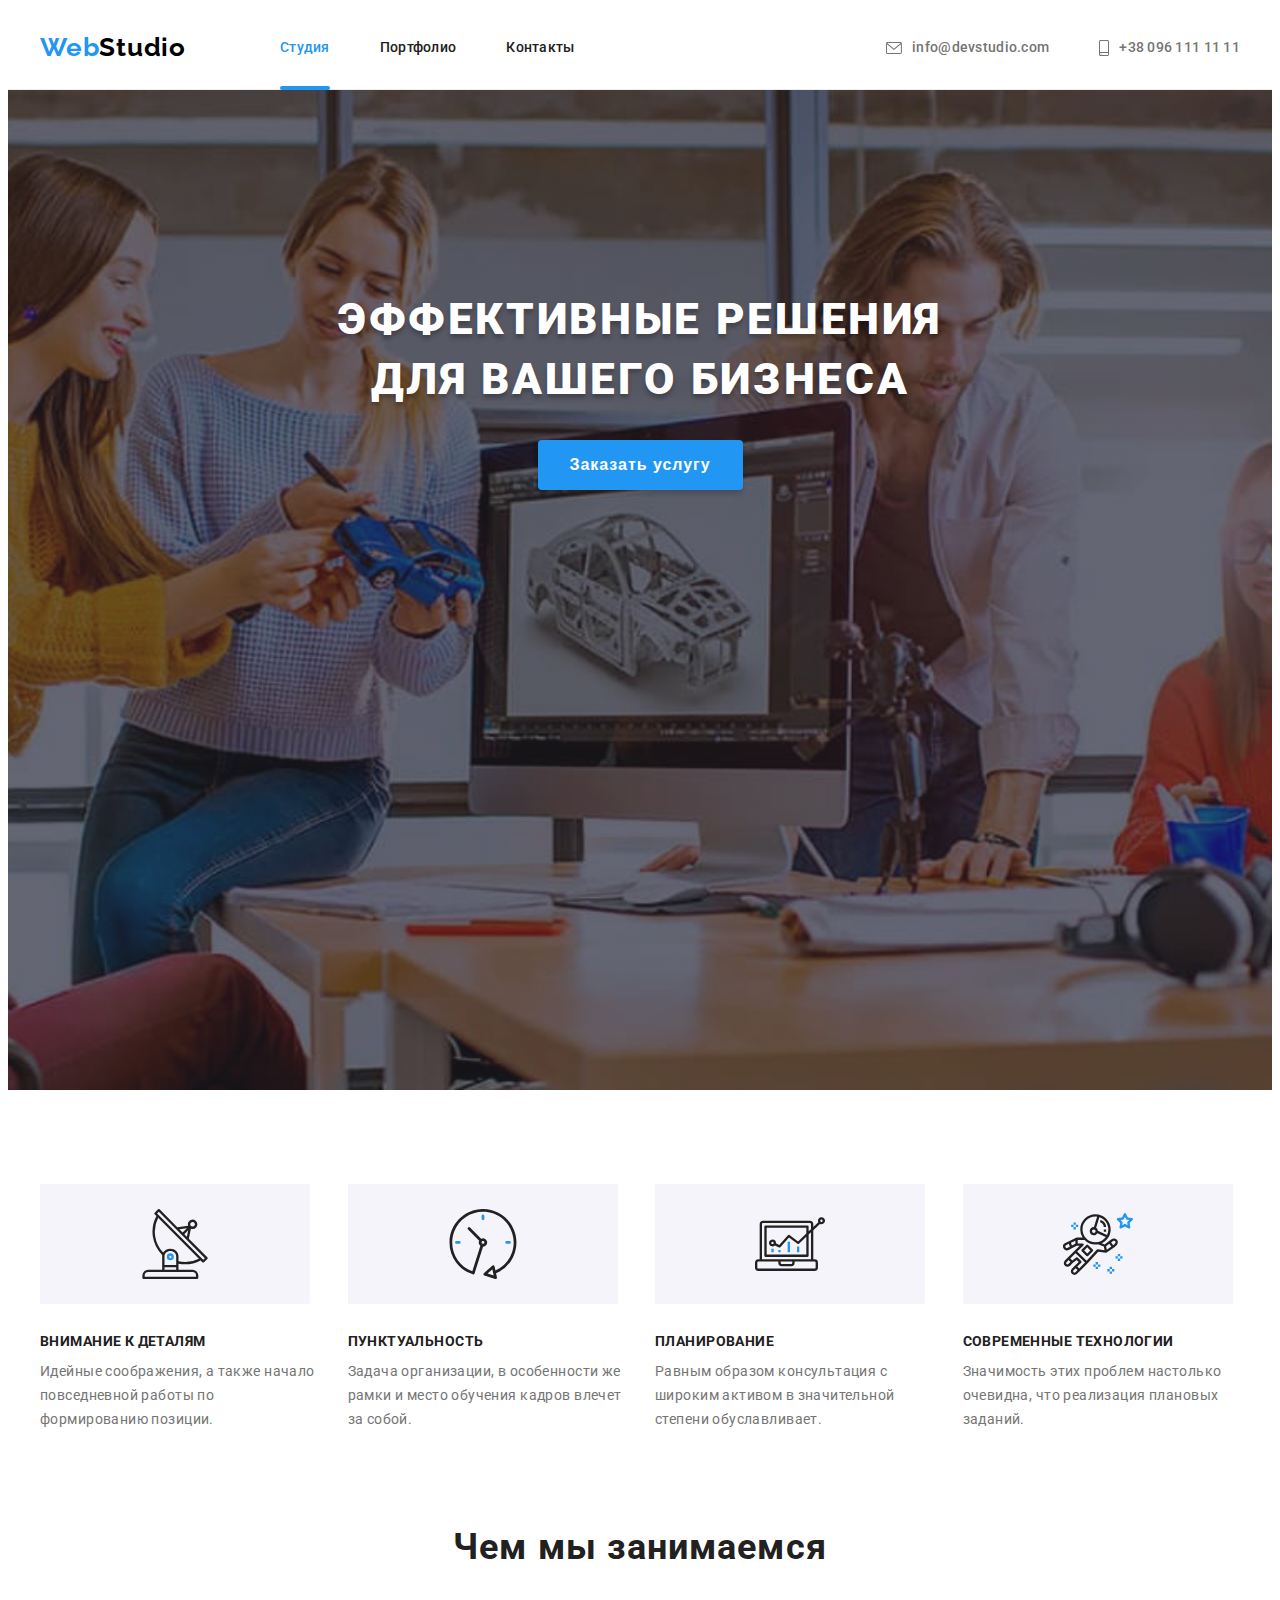
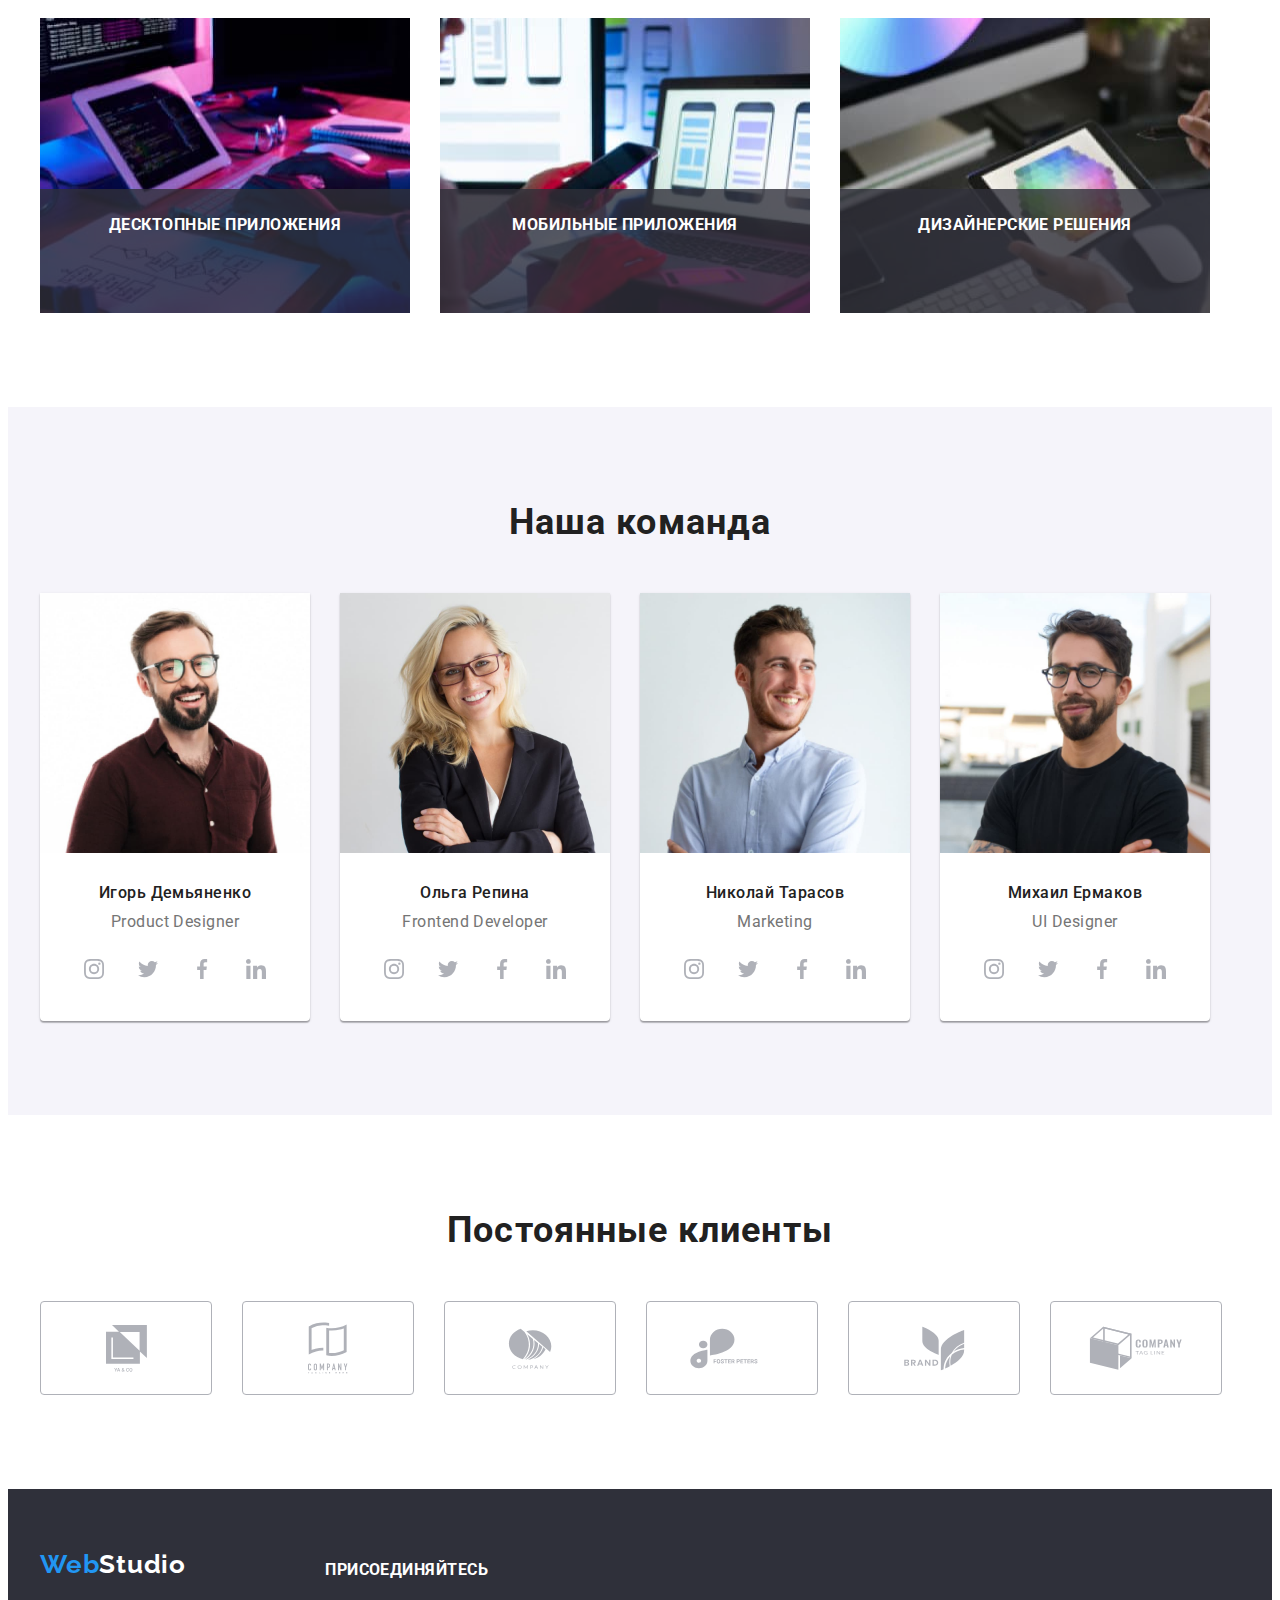
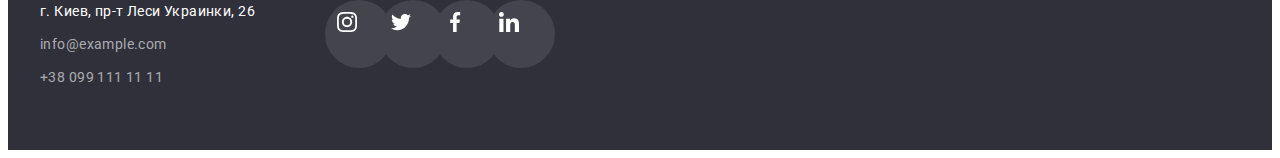
<file: index.html>
<!DOCTYPE html>
<html lang="ru">

<head>
    <meta charset="UTF-8">
    <meta http-equiv="X-UA-Compatible" content="IE=edge">
    <meta name="viewport" content="width=device-width, initial-scale=1.0">
    <title>Веб-студия</title>
    <link rel="preconnect" href="https://fonts.gstatic.com">
    <link rel="stylesheet"
        href="https://fonts.googleapis.com/css2?family=Raleway:wght@700&family=Roboto:wght@400;500;700;900&display=swap">
    <link rel="stylesheet" href="https://cdnjs.cloudflare.com/ajax/libs/modern-normalize/1.1.0/modern-normalize.min.css"
        integrity="sha512-wpPYUAdjBVSE4KJnH1VR1HeZfpl1ub8YT/NKx4PuQ5NmX2tKuGu6U/JRp5y+Y8XG2tV+wKQpNHVUX03MfMFn9Q=="
        crossorigin="anonymous" referrerpolicy="no-referrer" />
    <link rel="stylesheet" href="./css/styles.css">

</head>

<body>

    <header class="header">
        <div class="container header-container">
            <nav class="nav-container">
                <a class="logo-link-header" href="./index.html" lang="en">Web<span class="logo-black">Studio</span></a>
                <ul class="menu-list">
                    <li class="nav-item"><a class="menu-link current" href="./index.html">Студия</a></li>
                    <li class="nav-item"><a class="menu-link" href="./portfolio.html">Портфолио</a></li>
                    <li class="nav-item"><a class="menu-link" href="#">Контакты</a></li>
                </ul>
            </nav>
            <ul class="header-contacts">
                <li class="cont-item"><a class="header-contacts-link" href="mailto:info@devstudio.com">
                        <span class="header-contacts-icon"><svg class="mail-icon">
                                <use href="./images/icons.svg#icon-mail"></use>
                            </svg></span>
                        <span class="header-contacts-text">info@devstudio.com</span></a></li>
                <li class="cont-item"><a class="header-contacts-link" href="tel:+380961111111">
                        <svg class="tel-icon">
                            <use href="./images/icons.svg#icon-tel"></use>
                        </svg>
                        +38 096 111 11 11</a>
                </li>
            </ul>
        </div>
    </header>

    <main>

        



        <section class="hero overlay">
            <div class="container">
                <h1 class="hero-title">Эффективные решения для вашего бизнеса</h1>
                <button data-modal-open class="hero-btn" type="button">Заказать услугу</button>
            </div>
        </section>


        <section class="features">
            <h2 hidden class="visualy-hidden-title">Особенности</h2>
            <div class="container">
                <ul class="features-list">
                    <li class="features-item">
                        <div class="features-icon-thumb">
                            <svg class="features-icon">
                                <use href="./images/icons.svg#icon-antenna"></use>
                            </svg>
                        </div>
                        <h3 class="features-title">Внимание к деталям</h3>
                        <p class="features-text">Идейные соображения, а также начало повседневной работы по формированию
                            позиции.</p>
                    </li>
                    <li class="features-item">
                        <div class="features-icon-thumb">
                            <svg class="features-icon">
                                <use href="./images/icons.svg#icon-clock"></use>
                            </svg>
                        </div>
                        <h3 class="features-title">Пунктуальность</h3>
                        <p class="features-text">Задача организации, в особенности же рамки и место обучения кадров
                            влечет за собой.</p>
                    </li>
                    <li class="features-item">
                        <div class="features-icon-thumb">
                            <svg class="features-icon">
                                <use href="./images/icons.svg#icon-diagram"></use>
                            </svg>
                        </div>
                        <h3 class="features-title">Планирование</h3>
                        <p class="features-text">Равным образом консультация с широким активом в значительной степени
                            обуславливает.</p>
                    </li>
                    <li class="features-item">
                        <div class="features-icon-thumb">
                            <svg class="features-icon">
                                <use href="./images/icons.svg#icon-astronaut"></use>
                            </svg>
                        </div>
                        <h3 class="features-title">Современные технологии</h3>
                        <p class="features-text">Значимость этих проблем настолько очевидна, что реализация плановых
                            заданий.</p>
                    </li>
                </ul>
            </div>
        </section>

        <section class="work">
            <div class="container">
                <h2 class="work-title">Чем мы занимаемся</h2>
                <ul class="work-list">
                    <li class="work-list-item img-container">
                            <img src="./images/plan.jpg" alt="Планирование на бумаге" width="370"
                            height="295">
                            <h3 class="work-img-text">Десктопные приложения</h3>
                    </li>
                    <li class="work-list-item img-container">
                            <img src="./images/notebook.jpg" alt="Ноутбук" width="370" height="295">
                            <h3 class="work-img-text">Мобильные приложения</h3>
                    </li>
                    <li class="work-list-item img-container">
                            <img src="./images/color.jpg" alt="Подбор цвета" width="370" height="295">
                            <h3 class="work-img-text">Дизайнерские решения</h3>
                    </li>
                </ul>
            </div>
        </section>

        <section class="team">
            <div class="container">
                <h2 class="team-title">Наша команда</h2>

                <ul class="team-list">
                    <li class="team-item">
                        <img src="./images/pdesigner.jpg" alt="Игорь Демьяненко" width="270" height="260">
                        <div class="team-card-text">
                            <h3 class="team-name">Игорь Демьяненко</h3>
                            <p class="team-text" lang="en">Product Designer</p>

                            <ul class="social-list">
                                <li class="social-item">
                                    <a class="social-link" href="#">
                                        <svg class="social-icon">
                                            <use href="./images/icons.svg#icon-instagram"></use>
                                        </svg>
                                    </a>
                                </li>

                                <li class="social-item">
                                    <a class="social-link" href="#">
                                        <svg class="social-icon">
                                            <use href="./images/icons.svg#icon-twitter"></use>
                                        </svg>
                                    </a>
                                </li>

                                <li class="social-item">
                                    <a class="social-link" href="#">
                                        <svg class="social-icon">
                                            <use href="./images/icons.svg#icon-facebook"></use>
                                        </svg>
                                    </a>
                                </li>

                                <li class="social-item">
                                    <a class="social-link" href="#">
                                        <svg class="social-icon">
                                            <use href="./images/icons.svg#icon-linkedin"></use>
                                        </svg>
                                    </a>
                                </li>
                            </ul>
                        </div>
                    </li>

                    <li class="team-item">
                        <img src="./images/developer.jpg" alt="Ольга Репина" width="270" height="260">
                        <div class="team-card-text">
                            <h3 class="team-name">Ольга Репина</h3>
                            <p class="team-text" lang="en">Frontend Developer</p>
                            <ul class="social-list">
                                <li class="social-item">
                                    <a class="social-link" href="#">
                                        <svg class="social-icon">
                                            <use href="./images/icons.svg#icon-instagram"></use>
                                        </svg>
                                    </a>
                                </li>

                                <li class="social-item">
                                    <a class="social-link" href="#">
                                        <svg class="social-icon">
                                            <use href="./images/icons.svg#icon-twitter"></use>
                                        </svg>
                                    </a>
                                </li>

                                <li class="social-item">
                                    <a class="social-link" href="#">
                                        <svg class="social-icon">
                                            <use href="./images/icons.svg#icon-facebook"></use>
                                        </svg>
                                    </a>
                                </li>

                                <li class="social-item">
                                    <a class="social-link" href="#">
                                        <svg class="social-icon">
                                            <use href="./images/icons.svg#icon-linkedin"></use>
                                        </svg>
                                    </a>
                                </li>
                            </ul>
                        </div>
                    </li>

                    <li class="team-item">
                        <img src="./images/marketing.jpg" alt="Николай Тарасов" width="270" height="260">
                        <div class="team-card-text">
                            <h3 class="team-name">Николай Тарасов</h3>
                            <p class="team-text" lang="en">Marketing</p>
                            <ul class="social-list">
                                <li class="social-item">
                                    <a class="social-link" href="#">
                                        <svg class="social-icon">
                                            <use href="./images/icons.svg#icon-instagram"></use>
                                        </svg>
                                    </a>
                                </li>

                                <li class="social-item">
                                    <a class="social-link" href="#">
                                        <svg class="social-icon">
                                            <use href="./images/icons.svg#icon-twitter"></use>
                                        </svg>
                                    </a>
                                </li>

                                <li class="social-item">
                                    <a class="social-link" href="#">
                                        <svg class="social-icon">
                                            <use href="./images/icons.svg#icon-facebook"></use>
                                        </svg>
                                    </a>
                                </li>

                                <li class="social-item">
                                    <a class="social-link" href="#">
                                        <svg class="social-icon">
                                            <use href="./images/icons.svg#icon-linkedin"></use>
                                        </svg>
                                    </a>
                                </li>
                            </ul>
                        </div>
                    </li>

                    <li class="team-item">
                        <img src="./images/uidesigner.jpg" alt="Михаил Ермаков" width="270" height="260">
                        <div class="team-card-text">
                            <h3 class="team-name">Михаил Ермаков</h3>
                            <p class="team-text" lang="en">UI Designer</p>
                            <ul class="social-list">
                                <li class="social-item">
                                    <a class="social-link" href="#">
                                        <svg class="social-icon">
                                            <use href="./images/icons.svg#icon-instagram"></use>
                                        </svg>
                                    </a>
                                </li>

                                <li class="social-item">
                                    <a class="social-link" href="#">
                                        <svg class="social-icon">
                                            <use href="./images/icons.svg#icon-twitter"></use>
                                        </svg>
                                    </a>
                                </li>

                                <li class="social-item">
                                    <a class="social-link" href="#">
                                        <svg class="social-icon">
                                            <use href="./images/icons.svg#icon-facebook"></use>
                                        </svg>
                                    </a>
                                </li>

                                <li class="social-item">
                                    <a class="social-link" href="#">
                                        <svg class="social-icon">
                                            <use href="./images/icons.svg#icon-linkedin"></use>
                                        </svg>
                                    </a>
                                </li>
                            </ul>
                        </div>
                    </li>
                </ul>
            </div>
        </section>

        <section class="clients">
            <div class="container">
                <h2 class="clients-title">Постоянные клиенты</h2>

                <ul class="clients-list">
                    <li class="clients-item">
                        <a class="clients-item-link" href="#">
                            <svg class="clients-icon" width="41" height="47">
                                <use href="./images/icons.svg#icon-client1"></use>
                            </svg>
                        </a>
                    </li>

                    <li class="clients-item">
                        <a class="clients-item-link" href="#">
                            <svg class="clients-icon" width="40" height="52">
                                <use href="./images/icons.svg#icon-client2"></use>
                            </svg>
                        </a>
                    </li>

                    <li class="clients-item">
                        <a class="clients-item-link" href="#">
                            <svg class="clients-icon" width="44" height="41">
                                <use href="./images/icons.svg#icon-client3"></use>
                            </svg>
                        </a>
                    </li>

                    <li class="clients-item">
                        <a class="clients-item-link" href="#">
                            <svg class="clients-icon" width="84" height="41">
                                <use href="./images/icons.svg#icon-client4"></use>
                            </svg>
                        </a>
                    </li>

                    <li class="clients-item">
                        <a class="clients-item-link" href="#">
                            <svg class="clients-icon" width="63" height="45">
                                <use href="./images/icons.svg#icon-client5"></use>
                            </svg>
                        </a>
                    </li>

                    <li class="clients-item">
                        <a class="clients-item-link" href="#">
                            <svg class="clients-icon" width="94" height="44">
                                <use href="./images/icons.svg#icon-client6"></use>
                            </svg>
                        </a>
                    </li>
                </ul>
            </div>
        </section>



    </main>

    <footer class="footer">
        <div class="container footer-container">
            <div class="left-footer">
                <a class="logo-link-footer" href="./index.html" lang="en">Web<span class="logo-white">Studio</span></a>
                <address class="address">г. Киев, пр-т Леси Украинки, 26</address>
                <ul class="footer-contacts">
                    <li class="footer-contacts-item"><a class="footer-contacts-link"
                            href="mailto:info@example.com">info@example.com</a></li>
                    <li class="footer-contacts-item"><a class="footer-contacts-link" href="tel:+380991111111">+38 099
                            111 11
                            11</a></li>
                </ul>
            </div>

            <div class="right-footer">
                <h3 class="right-footer-title">присоединяйтесь</h3>
                <ul class="social-list-footer">
                    <li class="social-item-footer">
                        <a class="social-link-footer" href="#">
                            <svg class="social-icon-footer">
                                <use href="./images/icons.svg#icon-instagram"></use>
                            </svg>
                        </a>
                    </li>

                    <li class="social-item-footer">
                        <a class="social-link-footer" href="#">
                            <svg class="social-icon-footer">
                                <use href="./images/icons.svg#icon-twitter"></use>
                            </svg>
                        </a>
                    </li>

                    <li class="social-item-footer">
                        <a class="social-link-footer" href="#">
                            <svg class="social-icon-footer">
                                <use href="./images/icons.svg#icon-facebook"></use>
                            </svg>
                        </a>
                    </li>

                    <li class="social-item-footer">
                        <a class="social-link-footer" href="#">
                            <svg class="social-icon-footer">
                                <use href="./images/icons.svg#icon-linkedin"></use>
                            </svg>
                        </a>
                    </li>
                </ul>

            </div>
        </div>
    </footer>

    <div class="backdrop is-hidden" data-modal>
        <div class="modal">
            <button data-modal-close class="modal-btn" type="button">
                <svg class="modal-close-icon">
                    <use href="./images/icons.svg#icon-close"></use>
                </svg>
            </button>
        </div>
    </div>
<script src="./js/modal.js"></script>
</body>

</html>
</file>
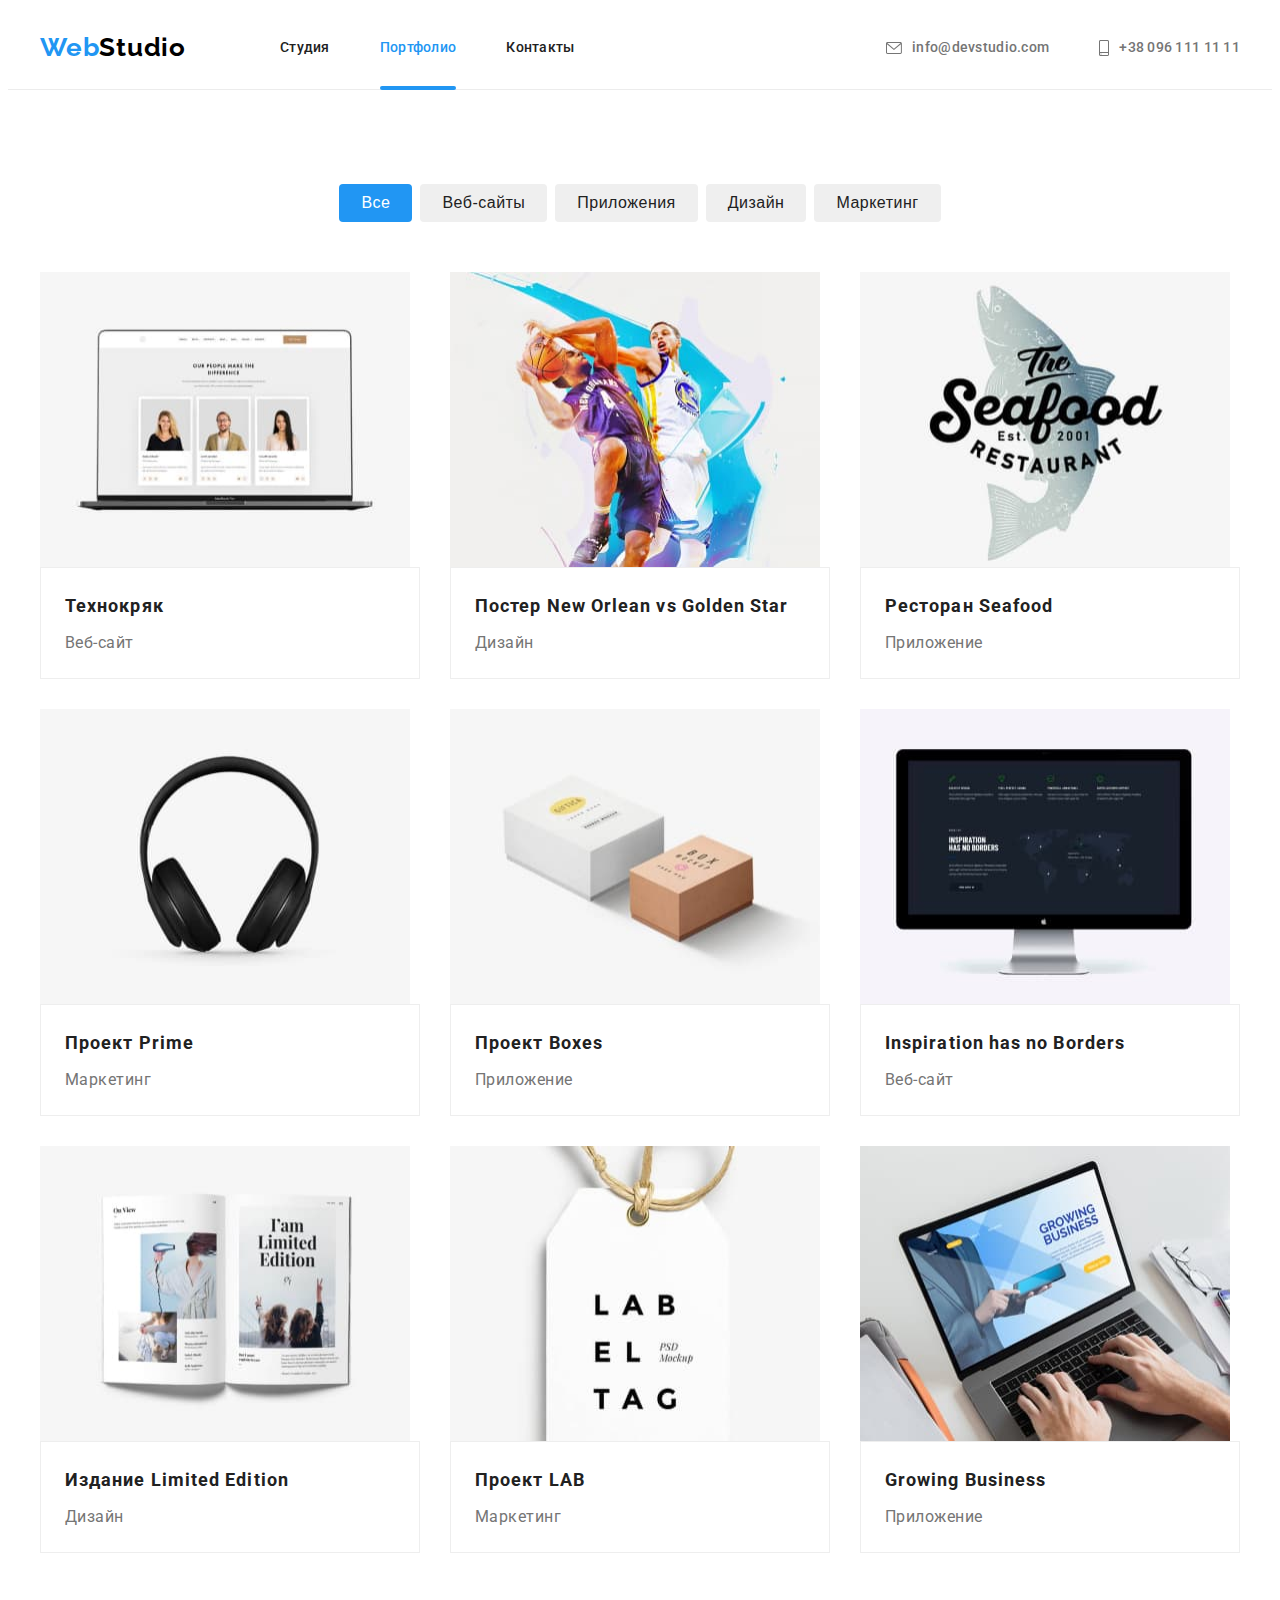
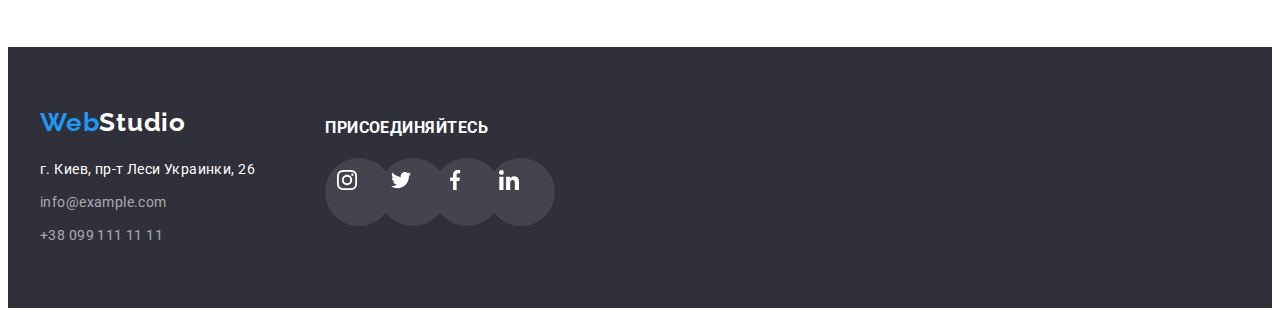
<file: portfolio.html>
<!DOCTYPE html>
<html lang="ru">

<head>
    <meta charset="UTF-8">
    <meta http-equiv="X-UA-Compatible" content="IE=edge">
    <meta name="viewport" content="width=device-width, initial-scale=1.0">
    <title>Веб-студия</title>
    <link rel="preconnect" href="https://fonts.gstatic.com">
    <link rel="stylesheet"
        href="https://fonts.googleapis.com/css2?family=Raleway:wght@700&family=Roboto:wght@400;500;700;900&display=swap">
    <link rel="stylesheet" href="https://cdnjs.cloudflare.com/ajax/libs/modern-normalize/1.1.0/modern-normalize.min.css"
        integrity="sha512-wpPYUAdjBVSE4KJnH1VR1HeZfpl1ub8YT/NKx4PuQ5NmX2tKuGu6U/JRp5y+Y8XG2tV+wKQpNHVUX03MfMFn9Q=="
        crossorigin="anonymous" referrerpolicy="no-referrer" />
    <link rel="stylesheet" href="./css/styles.css">

</head>

<body>

    <header class="header">
        <div class="container header-container">
            <nav class="nav-container">
                <a class="logo-link-header" href="./index.html" lang="en">Web<span class="logo-black">Studio</span></a>
                <ul class="menu-list">
                    <li class="nav-item"><a class="menu-link" href="./index.html">Студия</a></li>
                    <li class="nav-item"><a class="menu-link current" href="./portfolio.html">Портфолио</a></li>
                    <li class="nav-item"><a class="menu-link" href="#">Контакты</a></li>
                </ul>
            </nav>
            <ul class="header-contacts">
                <li class="cont-item"><a class="header-contacts-link" href="mailto:info@devstudio.com">
                        <span class="header-contacts-icon"><svg class="mail-icon">
                                <use href="./images/icons.svg#icon-mail"></use>
                            </svg></span>
                        <span class="header-contacts-text">info@devstudio.com</span></a></li>
                <li class="cont-item"><a class="header-contacts-link" href="tel:+380961111111">
                        <svg class="tel-icon">
                            <use href="./images/icons.svg#icon-tel"></use>
                        </svg>
                        +38 096 111 11 11</a>
                </li>
            </ul>
        </div>
    </header>

    <main>
        <section class="portfolio-page">
            <div class="container">
                <ul class="filters-list">
                    <li class="filters-item">
                        <button class="filters-btn current" type="button">Все</button>
                    </li>
                    <li class="filters-item">
                        <button class="filters-btn" type="button">Веб-сайты</button>
                    </li>
                    <li class="filters-item">
                        <button class="filters-btn" type="button">Приложения</button>
                    </li>
                    <li class="filters-item">
                        <button class="filters-btn" type="button">Дизайн</button>
                    </li>
                    <li class="filters-item">
                        <button class="filters-btn" type="button">Маркетинг</button>
                    </li>
                </ul>


                <h2 hidden class="visualy-hidden-title">Портфолио</h2>
                <ul class="portfolio-list">

                    <li class="portfolio-item">
                        <a class="portfolio-list-link" href="#">
                            <div class="portfolio-aria-overlay">
                            <img src="./images/laptop.jpg" alt="Ноутбук" width="370" height="295">
                                <div class="portfolio-overlay">
                                    <p class="text-overlay">Технокряк это современная площадка распространения коронавируса. Компании используют эту
                                    платформу для цифрового шпионажа и атак на защищённые сервера конкурентов.</p>
                                </div>
                            </div>
        
                            <div class="portfolio-card-text">
                                <h3 class="portfolio-list-title">Технокряк</h3>
                                <p class="portfolio-list-text">Веб-сайт</p>
                            </div>
                        </a>
                    </li>


                    <li class="portfolio-item">
                        <a class="portfolio-list-link" href="#">
                            <div class="portfolio-aria-overlay">
                            <img src="./images/sport.jpg" alt="Спортсмены" width="370" height="295">
                                <div class="portfolio-overlay">
                                    <p class="text-overlay">Технокряк это современная площадка распространения коронавируса. Компании используют эту
                                    платформу для цифрового шпионажа и атак на защищённые сервера конкурентов.</p>
                                </div>
                            </div>

                            <div class="portfolio-card-text">
                                <h3 class="portfolio-list-title">Постер <span lang="en">New Orlean vs Golden Star</span>
                                </h3>
                                <p class="portfolio-list-text">Дизайн</p>
                            </div>
                        </a>
                    </li>


                    <li class="portfolio-item">
                        <a class="portfolio-list-link" href="#">
                            <div class="portfolio-aria-overlay">
                            <img src="./images/seafood.jpg" alt="Рыба с надписью" width="370" height="295">
                                <div class="portfolio-overlay">
                                    <p class="text-overlay">Технокряк это современная площадка распространения коронавируса. Компании используют эту
                                    платформу для цифрового шпионажа и атак на защищённые сервера конкурентов.</p>
                                </div>
                            </div>

                            <div class="portfolio-card-text">
                                <h3 class="portfolio-list-title">Ресторан <span lang="en">Seafood</span></h3>
                                <p class="portfolio-list-text">Приложение</p>
                            </div>
                        </a>
                    </li>


                    <li class="portfolio-item">
                        <a class="portfolio-list-link" href="#">
                            <div class="portfolio-aria-overlay">
                            <img src="./images/headphones.jpg" alt="Наушники" width="370" height="295">
                                <div class="portfolio-overlay">
                                    <p class="text-overlay">Технокряк это современная площадка распространения коронавируса. Компании используют эту
                                    платформу для цифрового шпионажа и атак на защищённые сервера конкурентов.</p>
                                </div>
                            </div>

                            <div class="portfolio-card-text">
                                <h3 class="portfolio-list-title">Проект <span lang="en">Prime</span></h3>
                                <p class="portfolio-list-text">Маркетинг</p>
                            </div>
                        </a>
                    </li>


                    <li class="portfolio-item">
                        <a class="portfolio-list-link" href="#">
                            <div class="portfolio-aria-overlay">
                            <img src="./images/boxes.jpg" alt="Две коробки" width="370" height="295">
                                <div class="portfolio-overlay">
                                    <p class="text-overlay">Технокряк это современная площадка распространения коронавируса. Компании используют эту
                                    платформу для цифрового шпионажа и атак на защищённые сервера конкурентов.</p>
                                </div>
                            </div>

                            <div class="portfolio-card-text">
                                <h3 class="portfolio-list-title">Проект <span lang="en">Boxes</span></h3>
                                <p class="portfolio-list-text">Приложение</p>
                            </div>
                        </a>
                    </li>


                    <li class="portfolio-item">
                        <a class="portfolio-list-link" href="#">
                            <div class="portfolio-aria-overlay">
                            <img src="./images/screen.jpg" alt="Монитор компьютера" width="370" height="295">
                                <div class="portfolio-overlay">
                                    <p class="text-overlay">Технокряк это современная площадка распространения коронавируса. Компании используют эту
                                    платформу для цифрового шпионажа и атак на защищённые сервера конкурентов.</p>
                                </div>
                            </div>

                            <div class="portfolio-card-text">
                                <h3 class="portfolio-list-title" lang="en">Inspiration has no Borders</h3>
                                <p class="portfolio-list-text">Веб-сайт</p>
                            </div>
                        </a>
                    </li>


                    <li class="portfolio-item">
                        <a class="portfolio-list-link" href="#">
                            <div class="portfolio-aria-overlay">
                            <img src="./images/book.jpg" alt="Раскрытая книга" width="370" height="295">
                                <div class="portfolio-overlay">
                                    <p class="text-overlay">Технокряк это современная площадка распространения коронавируса. Компании используют эту
                                    платформу для цифрового шпионажа и атак на защищённые сервера конкурентов.</p>
                                </div>
                            </div>

                            <div class="portfolio-card-text">
                                <h3 class="portfolio-list-title">Издание <span lang="en">Limited Edition</span></h3>
                                <p class="portfolio-list-text">Дизайн</p>
                            </div>
                        </a>
                    </li>


                    <li class="portfolio-item">
                        <a class="portfolio-list-link" href="#">
                            <div class="portfolio-aria-overlay">
                            <img src="./images/label.jpg" alt="Бумажная бирка" width="370" height="295">
                                <div class="portfolio-overlay">
                                    <p class="text-overlay">Технокряк это современная площадка распространения коронавируса. Компании используют эту
                                    платформу для цифрового шпионажа и атак на защищённые сервера конкурентов.</p>
                                </div>
                            </div>

                            <div class="portfolio-card-text">
                                <h3 class="portfolio-list-title">Проект <span lang="en">LAB</span></h3>
                                <p class="portfolio-list-text">Маркетинг</p>
                            </div>
                        </a>
                    </li>


                    <li class="portfolio-item">
                        <a class="portfolio-list-link" href="#">
                            <div class="portfolio-aria-overlay">
                            <img src="./images/typing.jpg" alt="Клавиатура ноутбука" width="370" height="295">
                                <div class="portfolio-overlay">
                                    <p class="text-overlay">Технокряк это современная площадка распространения коронавируса. Компании используют эту
                                    платформу для цифрового шпионажа и атак на защищённые сервера конкурентов.</p>
                                </div>
                            </div>

                            <div class="portfolio-card-text">
                                <h3 class="portfolio-list-title" lang="en">Growing Business</h3>
                                <p class="portfolio-list-text">Приложение</p>
                            </div>
                        </a>
                    </li>
                </ul>
            </div>
        </section>
    </main>

<footer class="footer">
    <div class="container footer-container">
        <div class="left-footer">
            <a class="logo-link-footer" href="./index.html" lang="en">Web<span class="logo-white">Studio</span></a>
            <address class="address">г. Киев, пр-т Леси Украинки, 26</address>
            <ul class="footer-contacts">
                <li class="footer-contacts-item"><a class="footer-contacts-link"
                        href="mailto:info@example.com">info@example.com</a></li>
                <li class="footer-contacts-item"><a class="footer-contacts-link" href="tel:+380991111111">+38 099
                        111 11
                        11</a></li>
            </ul>
        </div>

        <div class="right-footer">
            <h3 class="right-footer-title">присоединяйтесь</h3>
            <ul class="social-list-footer">
                <li class="social-item-footer">
                    <a class="social-link-footer" href="#">
                        <svg class="social-icon-footer">
                            <use href="./images/icons.svg#icon-instagram"></use>
                        </svg>
                    </a>
                </li>

                <li class="social-item-footer">
                    <a class="social-link-footer" href="#">
                        <svg class="social-icon-footer">
                            <use href="./images/icons.svg#icon-twitter"></use>
                        </svg>
                    </a>
                </li>

                <li class="social-item-footer">
                    <a class="social-link-footer" href="#">
                        <svg class="social-icon-footer">
                            <use href="./images/icons.svg#icon-facebook"></use>
                        </svg>
                    </a>
                </li>

                <li class="social-item-footer">
                    <a class="social-link-footer" href="#">
                        <svg class="social-icon-footer">
                            <use href="./images/icons.svg#icon-linkedin"></use>
                        </svg>
                    </a>
                </li>
            </ul>

        </div>
    </div>
</footer>

</body>

</html>
</file>
<file: css/styles.css>
:root {
  --text-color-main: #212121;
  --text-color: #757575;
  --text-color-accent: #2196f3;
  --text-color-white: #ffffff;

  --background-color-main: #ffffff;
  --background-color-dark: #2f303a;
  --background-color-gray: #f5f4fa;
  --background-color-accent: #2196f3;

  --timing-function: cubic-bezier(0.4, 0, 0.2, 1);
  --transition-duration: 250ms;
}

body {
  font-family: "Roboto", sans-serif;
  font-style: normal;
  font-weight: normal;
  font-size: 14px;
}

.container {
  width: 1200px;
  padding-left: 15px;
  padding-right: 15px;
  margin: 0 auto;
}

h1,
h2,
h3,
h4,
h5,
h6,
p {
  margin-top: 0;
  margin-bottom: 0;
}

ul {
  margin-top: 0;
  margin-bottom: 0;
  padding-left: 0;
}

img {
  display: block;
}

.logo-link-header,
.logo-black,
.menu-link,
.header-contacts-link,
.logo-link-footer,
.logo-white,
.footer-contacts-link {
  text-decoration: none;
}

.menu-list,
.header-contacts,
.features-list,
.work-list,
.team-list,
.footer-contacts,
.clients-list,
.social-list,
.social-list-footer {
  list-style: none;
}

/*======BACKDROP=====*/

.backdrop {
  position: fixed;
  top: 0;
  left: 0;
  width: 100%;
  height: 100%;
  background-color: rgba(0, 0, 0, 0.2);

  opacity: 1;
  transition-duration: var(--transition-duration);
  transform: scale(1);
}

.backdrop.is-hidden {
  opacity: 0;
  pointer-events: none;
  transition-duration: var(--transition-duration);
  transform: scale(0);
}

.modal {
  position: absolute;
  top: 50%;
  left: 50%;
  transform: translate(-50%, -50%);
  width: 528px;
  height: 581px;
  background-color: var(--background-color-main);
  box-shadow: 0px 1px 3px rgba(0, 0, 0, 0.12), 0px 1px 1px rgba(0, 0, 0, 0.14),
    0px 2px 1px rgba(0, 0, 0, 0.2);
  border-radius: 4px;
}

.modal-close-icon {
  height: 11px;
  width: 11px;
}

.modal-btn {
  display: flex;
  align-items: center;
  justify-content: center;
  width: 30px;
  height: 30px;
  border-radius: 50%;
  border: 1px solid rgba(0, 0, 0, 0.1);
  margin-left: auto;
  margin-top: 8px;
  margin-right: 8px;
  cursor: pointer;

  transition-property: background-color;
  transition-duration: var(--transition-duration);
  transition-timing-function: var(--timing-function);
}

.modal-btn:hover,
.modal-btn:focus {
  background-color: var(--background-color-accent);
}

/*======HEADER======*/

.header {
  padding-top: 24px;
  padding-bottom: 25px;
  border-bottom: 1px solid #ececec;
}

.header-container {
  display: flex;
  text-align: center;
  align-items: center;
}

.nav-container {
  display: flex;
  align-items: center;
}

.nav-item:not(:last-child) {
  margin-right: 50px;
}

.menu-list {
  display: flex;
  text-align: center;
  align-items: center;
}

.header-contacts {
  display: flex;
  margin-left: auto;
  text-align: center;
  align-items: center;
}

.logo-link-header {
  font-family: "Raleway", sans-serif;
  font-weight: bold;
  font-size: 26px;
  line-height: 1.19;
  letter-spacing: 0.03em;
  color: var(--text-color-accent);
  margin-right: 94px;
  padding-bottom: 1px;
}

.logo-black {
  font-family: "Raleway", sans-serif;
  font-weight: bold;
  font-size: 26px;
  line-height: 1.19;
  letter-spacing: 0.03em;
  color: #000000;
}

.menu-link {
  font-weight: 500;
  line-height: 1.14;
  letter-spacing: 0.02em;
  color: var(--text-color-main);

  transition-property: color;
  transition-duration: var(--transition-duration);
  transition-timing-function: var(--timing-function);
}

.menu-link:hover,
.menu-link:focus {
  color: var(--text-color-accent);
}

.menu-link.current {
  color: var(--text-color-accent);
  position: relative;
}

.menu-link.current::after {
  position: absolute;
  display: block;
  content: "";
  width: 100%;
  height: 4px;
  border-radius: 2px;
  margin-top: 30px;
  background-color: var(--background-color-accent);
}

.header-contacts-link {
  font-weight: 500;
  line-height: 1.14;
  letter-spacing: 0.02em;
  color: var(--text-color);
  display: flex;
  justify-content: center;
  align-items: center;
  fill: var(--text-color);

  transition-property: color, fill;
  transition-duration: var(--transition-duration);
  transition-timing-function: var(--timing-function);
}

.header-contacts-link:hover,
.header-contacts-link:focus {
  color: var(--text-color-accent);
  fill: var(--background-color-accent);
}

.header-contacts-icon {
  display: flex;
}

.header-contacts-text {
  display: block;
}

.mail-icon {
  width: 16px;
  height: 12px;
  margin-right: 10px;
}

.tel-icon {
  width: 10px;
  height: 16px;
  margin-right: 10px;
}

.cont-item:not(:last-child) {
  margin-right: 50px;
}

.header-contacts-link {
  padding: 0;
}

/*======INDEX-PAGE======*/
/*======HERO======*/

.hero {
  background: var(--background-color-dark);
  padding-top: 200px;
  padding-bottom: 200px;
  text-align: center;
}

.overlay {
  height: 600px;
  max-width: 1600px;
  margin-left: auto;
  margin-right: auto;
  background-size: cover;
  background-position: center;
  background-image: linear-gradient(
      rgba(47, 48, 58, 0.4),
      rgba(47, 48, 58, 0.4)
    ),
    url(../images/hero-img.jpg);
}

.hero-title {
  font-weight: 900;
  font-size: 44px;
  line-height: 1.36;
  letter-spacing: 0.06em;
  text-transform: uppercase;
  color: var(--text-color-white);
  border: none;
  text-shadow: 0px 4px 4px rgba(0, 0, 0, 0.25);
  width: 696px;
  margin: 0 auto;
}

.hero-btn {
  font-weight: bold;
  font-size: 16px;
  line-height: 1.88;
  text-align: center;
  letter-spacing: 0.06em;
  color: var(--text-color-white);
  background-color: var(--background-color-accent);
  box-shadow: 0px 4px 4px rgba(0, 0, 0, 0.15);
  border-style: none;
  border-radius: 4px;
  padding: 10px 32px;
  cursor: pointer;
  margin-top: 30px;

  transition-property: background-color;
  transition-duration: var(--transition-duration);
  transition-timing-function: var(--timing-function);
}

.hero-btn:hover,
.hero-btn:focus {
  background-color: #188ce8;
}

/*======FEATURES======*/

.visualy-hidden-title {
  position: absolute;
  clip: rect(0 0 0 0);
  width: 1px;
  height: 1px;
  margin: -1px;
}

.features {
  padding-top: 94px;
  padding-bottom: 47px;
}

.features-list {
  display: flex;
  flex-wrap: wrap;
  margin-left: -30px;
  margin-top: -30px;
}

.features-item {
  margin-left: 30px;
  margin-top: 30px;
  flex-basis: calc((100% - 120px) / 4);
}

.features-title {
  font-weight: bold;
  font-size: inherit;
  line-height: 1.14;
  letter-spacing: 0.03em;
  text-transform: uppercase;
  color: var(--text-color-main);
  margin-bottom: 10px;
}

.features-text {
  line-height: 1.71;
  letter-spacing: 0.03em;
  color: var(--text-color);
}

.features-icon-thumb {
  display: flex;
  width: 270px;
  height: 120px;
  margin-bottom: 30px;
  background-color: var(--background-color-gray);
  justify-content: center;
  align-items: center;
}

.features-icon {
  width: 70px;
  height: 70px;
}

/*======WORK======*/

.work {
  padding-top: 47px;
  padding-bottom: 94px;
}

.work-title {
  font-weight: bold;
  font-size: 36px;
  line-height: 1.17;
  text-align: center;
  letter-spacing: 0.03em;
  color: var(--text-color-main);
  margin-bottom: 50px;
}

.work-list {
  display: flex;
}

.work-list-item:not(:last-child) {
  margin-right: 30px;
}
.img-container {
  position: relative;
}

.work-img-text {
  position: absolute;
  bottom: 0;
  font-weight: bold;
  line-height: 1.14;
  text-align: center;
  letter-spacing: 0.03em;
  text-transform: uppercase;
  color: var(--text-color-white);

  width: 100%;
  height: 70px;
  background: rgba(47, 48, 58, 0.8);
  padding-top: 27px;
  padding-bottom: 27px;
}

/*======TEAM======*/

.team {
  background: var(--background-color-gray);
  padding-top: 94px;
  padding-bottom: 94px;
}

.team-list {
  display: flex;
}

.team-item:not(:last-child) {
  margin-right: 30px;
}

.team-item {
  box-shadow: 0px 1px 3px rgba(0, 0, 0, 0.12), 0px 1px 1px rgba(0, 0, 0, 0.14),
    0px 2px 1px rgba(0, 0, 0, 0.2);
  background-color: var(--background-color-main);
  border-radius: 0px 0px 4px 4px;
}

.team-card-text {
  padding-top: 30px;
  padding-bottom: 30px;
}

.team-title {
  font-weight: bold;
  font-size: 36px;
  line-height: 1.17;
  text-align: center;
  letter-spacing: 0.03em;
  color: var(--text-color-main);
  margin-bottom: 50px;
}

.team-name {
  font-weight: 500;
  font-size: 16px;
  line-height: 1.19;
  text-align: center;
  letter-spacing: 0.03em;
  color: var(--text-color-main);
  margin-bottom: 10px;
}

.team-text {
  font-size: 16px;
  line-height: 1.19;
  text-align: center;
  letter-spacing: 0.03em;
  color: var(--text-color);
}

.social-list {
  display: flex;
  justify-content: center;
  align-items: center;
  margin-top: 16px;
}

.social-item {
  width: 44px;
  height: 44px;
}

.social-link {
  display: flex;
  width: 100%;
  height: 100%;
  padding: 12px;
  fill: #afb1b8;
  border-radius: 50%;

  transition-property: fill, background-color;
  transition-duration: var(--transition-duration);
  transition-timing-function: var(--timing-function);
}

.social-link:hover,
.social-link:focus {
  background-color: var(--background-color-accent);
  fill: var(--background-color-main);
}

.social-icon {
  width: 20px;
  height: 20px;
}

.social-item:not(:last-child) {
  margin-right: 10px;
}

/*======CLIENTS======*/

.clients {
  padding-top: 94px;
  padding-bottom: 94px;
}

.clients-title {
  font-size: 36px;
  font-weight: 700;
  line-height: 1.17;
  letter-spacing: 0.03em;
  text-align: center;
  color: var(--text-color-main);
  margin-bottom: 50px;
}

.clients-list {
  display: flex;
}

.clients-item:not(:last-child) {
  margin-right: 30px;
}

.clients-item-link {
  display: flex;
  width: 170px;
  height: 92px;
  border: 1px solid #afb1b8;
  border-radius: 4px;
  fill: #afb1b8;
  justify-content: center;
  align-items: center;

  transition-property: fill, border-color;
  transition-duration: var(--transition-duration);
  transition-timing-function: var(--timing-function);
}

.clients-item-link:hover,
.clients-item-link:focus {
  fill: var(--background-color-accent);
  border-color: var(--background-color-accent);
}

/*======FOOTER======*/

.footer {
  background-color: var(--background-color-dark);
  display: flex;
  flex-direction: column;
  padding-top: 60px;
  padding-bottom: 60px;
}

.logo-link-footer {
  font-family: "Raleway", sans-serif;
  font-weight: bold;
  font-size: 26px;
  line-height: 1.19;
  letter-spacing: 0.03em;
  color: var(--text-color-accent);
}

.logo-white {
  font-family: "Raleway", sans-serif;
  font-weight: bold;
  font-size: 26px;
  line-height: 1.19;
  letter-spacing: 0.03em;
  color: var(--text-color-white);
}

.address {
  font-style: normal;
  font-size: 14px;
  line-height: 1.71;
  letter-spacing: 0.03em;
  color: var(--text-color-white);
  margin-top: 20px;
}

.footer-contacts {
  margin-top: 9px;
}

.footer-contacts-link {
  line-height: 1.71;
  letter-spacing: 0.03em;
  color: rgba(255, 255, 255, 0.6);

  transition-property: color;
  transition-duration: var(--transition-duration);
  transition-timing-function: var(--timing-function);
}

.footer-contacts-link:hover,
.footer-contacts-link:focus {
  color: var(--text-color-accent);
}

.footer-contacts-item:not(:last-child) {
  margin-bottom: 9px;
}

.footer-container {
  display: flex;
}

.right-footer-title {
  font-weight: 700;
  line-height: 1.14;
  letter-spacing: 0.03em;
  text-align: left;
  color: var(--text-color-white);
  text-transform: uppercase;
}

.social-list-footer {
  display: flex;
  justify-content: center;
  align-items: center;
  margin-top: 20px;
}

.social-item-footer {
  width: 44px;
  height: 44px;
}

.social-item-footer:not(:last-child) {
  margin-right: 10px;
}

.social-link-footer {
  display: flex;
  width: 100%;
  height: 100%;
  padding: 12px;
  background-color: #43444d;
  border-radius: 50%;
  fill: var(--background-color-main);

  transition-property: background-color;
  transition-duration: var(--transition-duration);
  transition-timing-function: var(--timing-function);
}

.social-link-footer:hover,
.social-link-footer:focus {
  background-color: var(--background-color-accent);
}

.social-icon-footer {
  width: 20px;
  height: 20px;
}

.social-item:not(:last-child) {
  margin-right: 10px;
}

.right-footer-title {
  padding-top: 12px;
}

.right-footer {
  margin-left: 70px;
}

/*======PORTFOLIO-PAGE======*/

.filters-list,
.portfolio-list {
  list-style: none;
}

.portfolio-list-link {
  text-decoration: none;
}

.portfolio-page {
  padding-top: 94px;
  padding-bottom: 94px;
}

/*======FILTERS======*/

.filters-list {
  display: flex;
  flex-direction: row;
  margin-bottom: 50px;
  justify-content: center;
}

.filters-item:not(:last-child) {
  margin-right: 8px;
}

.filters-btn.current {
  color: var(--text-color-white);
  background-color: var(--background-color-accent);
}

.filters-btn {
  font-weight: 500;
  font-size: 16px;
  line-height: 1.63;
  text-align: center;
  letter-spacing: 0.03em;
  color: var(--text-color-main);
  border-style: none;
  border-radius: 4px;
  padding: 6px 22px;
  cursor: pointer;

  transition-property: color, background-color, box-shadow, border-radius;
  transition-duration: var(--transition-duration);
  transition-timing-function: var(--timing-function);
}

.filters-btn:hover,
.filters-btn:focus {
  color: var(--text-color-white);
  background-color: var(--background-color-accent);
  box-shadow: 0px 3px 1px rgba(0, 0, 0, 0.1), 0px 1px 2px rgba(0, 0, 0, 0.08),
    0px 2px 2px rgba(0, 0, 0, 0.12);
  border-radius: 4px;
}

/*======PORTFOLIO======*/

.portfolio-list-link {
  display: block;
}

.portfolio-list {
  display: flex;
  flex-wrap: wrap;
  margin-left: -30px;
  margin-top: -30px;
}

.portfolio-item {
  margin-left: 30px;
  margin-top: 30px;
  flex-basis: calc((100% - 90px) / 3);

  transition-property: box-shadow;
  transition-duration: var(--transition-duration);
  transition-timing-function: var(--timing-function);
}

.portfolio-item:hover,
.portfolio-item:focus {
  box-shadow: 0px 1px 1px rgba(0, 0, 0, 0.12), 0px 4px 4px rgba(0, 0, 0, 0.06),
    1px 4px 6px rgba(0, 0, 0, 0.16);
}

.portfolio-card-text {
  border: 1px solid #eeeeee;
  padding: 20px 24px;
}

.portfolio-list-title {
  font-weight: bold;
  font-size: 18px;
  line-height: 2;
  letter-spacing: 0.06em;
  color: var(--text-color-main);
}

.portfolio-list-text {
  font-size: 16px;
  line-height: 1.88;
  letter-spacing: 0.03em;
  color: var(--text-color);
  margin-top: 4px;
}

.portfolio-aria-overlay {
  position: relative;
  overflow: hidden;
}

.portfolio-overlay {
  position: absolute;
  top: 100%;
  left: 0;
  width: 100%;
  height: 100%;
  background-color: rgba(33, 150, 243, 0.9);
  padding: 63px 24px;
  transition: transform var(--transition-duration) var(--timing-function);
}

.text-overlay {
  font-size: 18px;
  line-height: 1.56;
  letter-spacing: 0.03em;
  color: var(--background-color-main);
}

.portfolio-item:hover .portfolio-overlay {
  transform: translateY(-100%);
}
</file>
